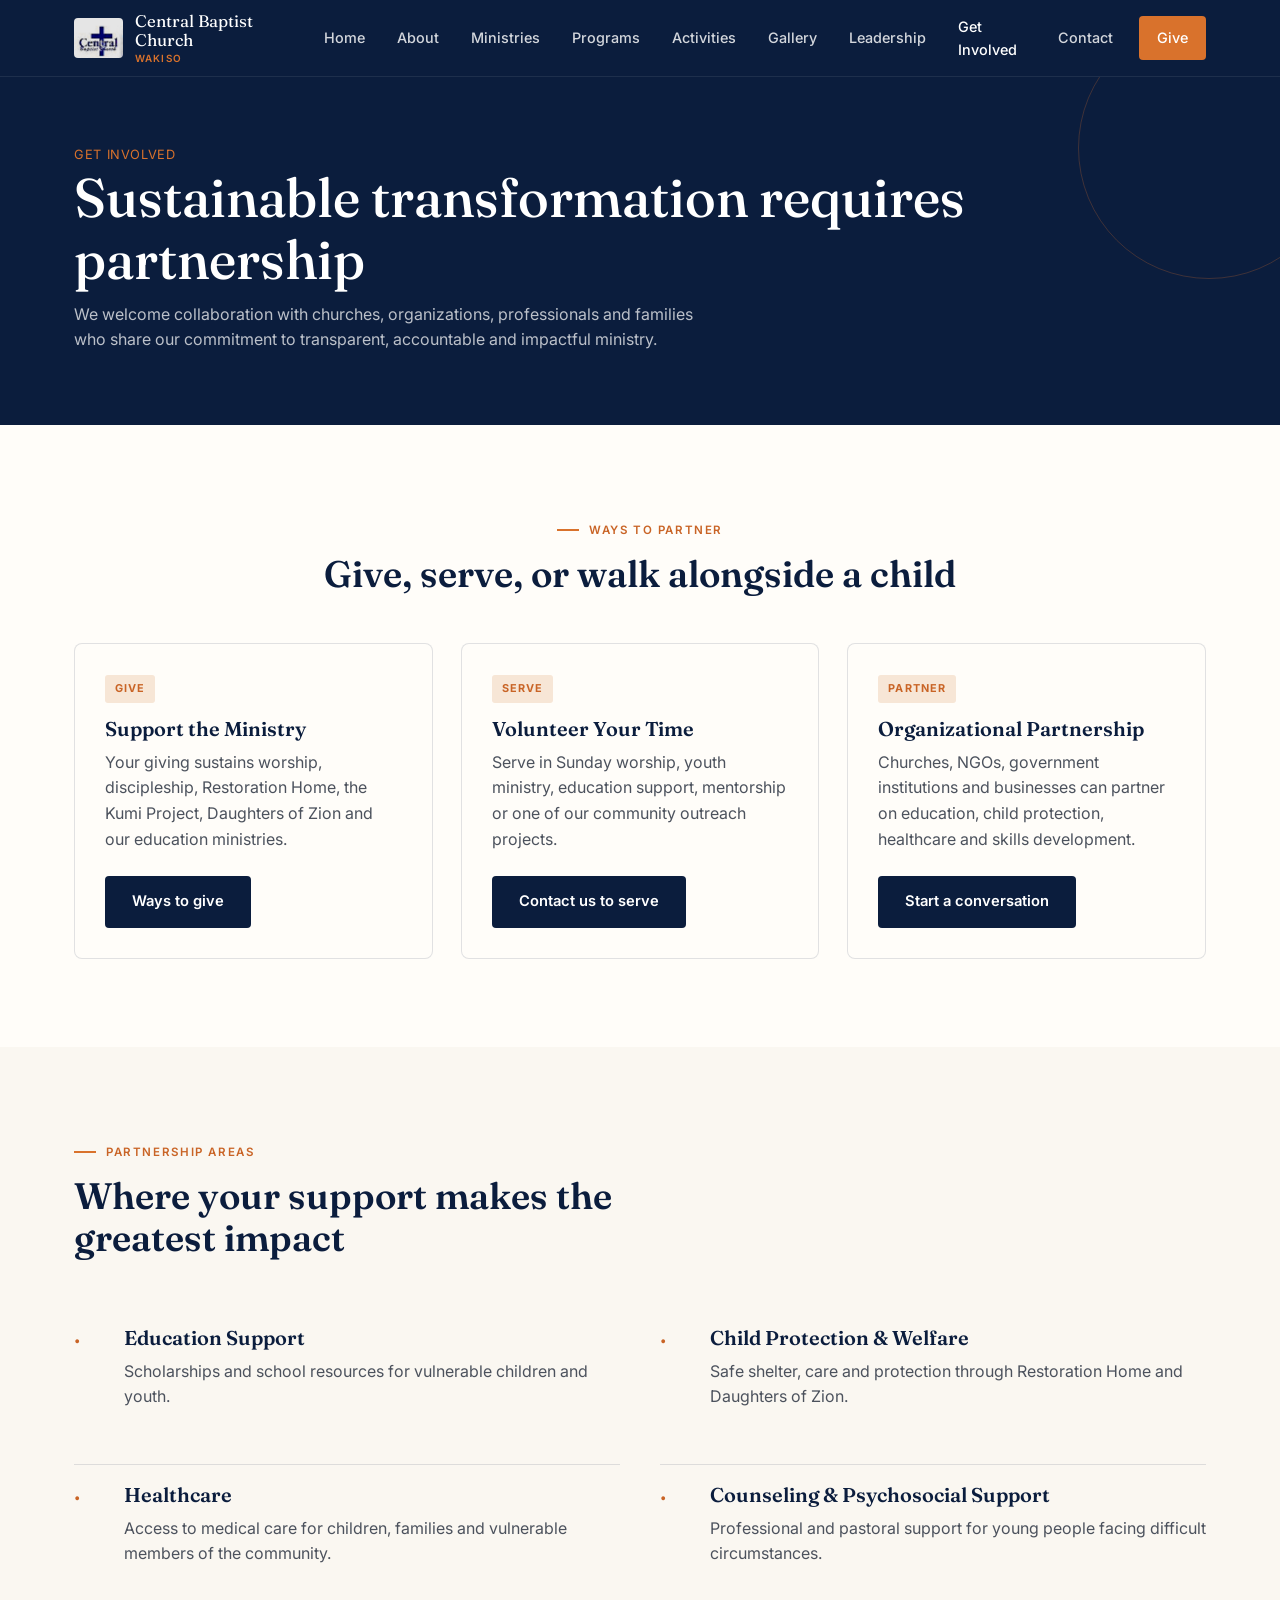
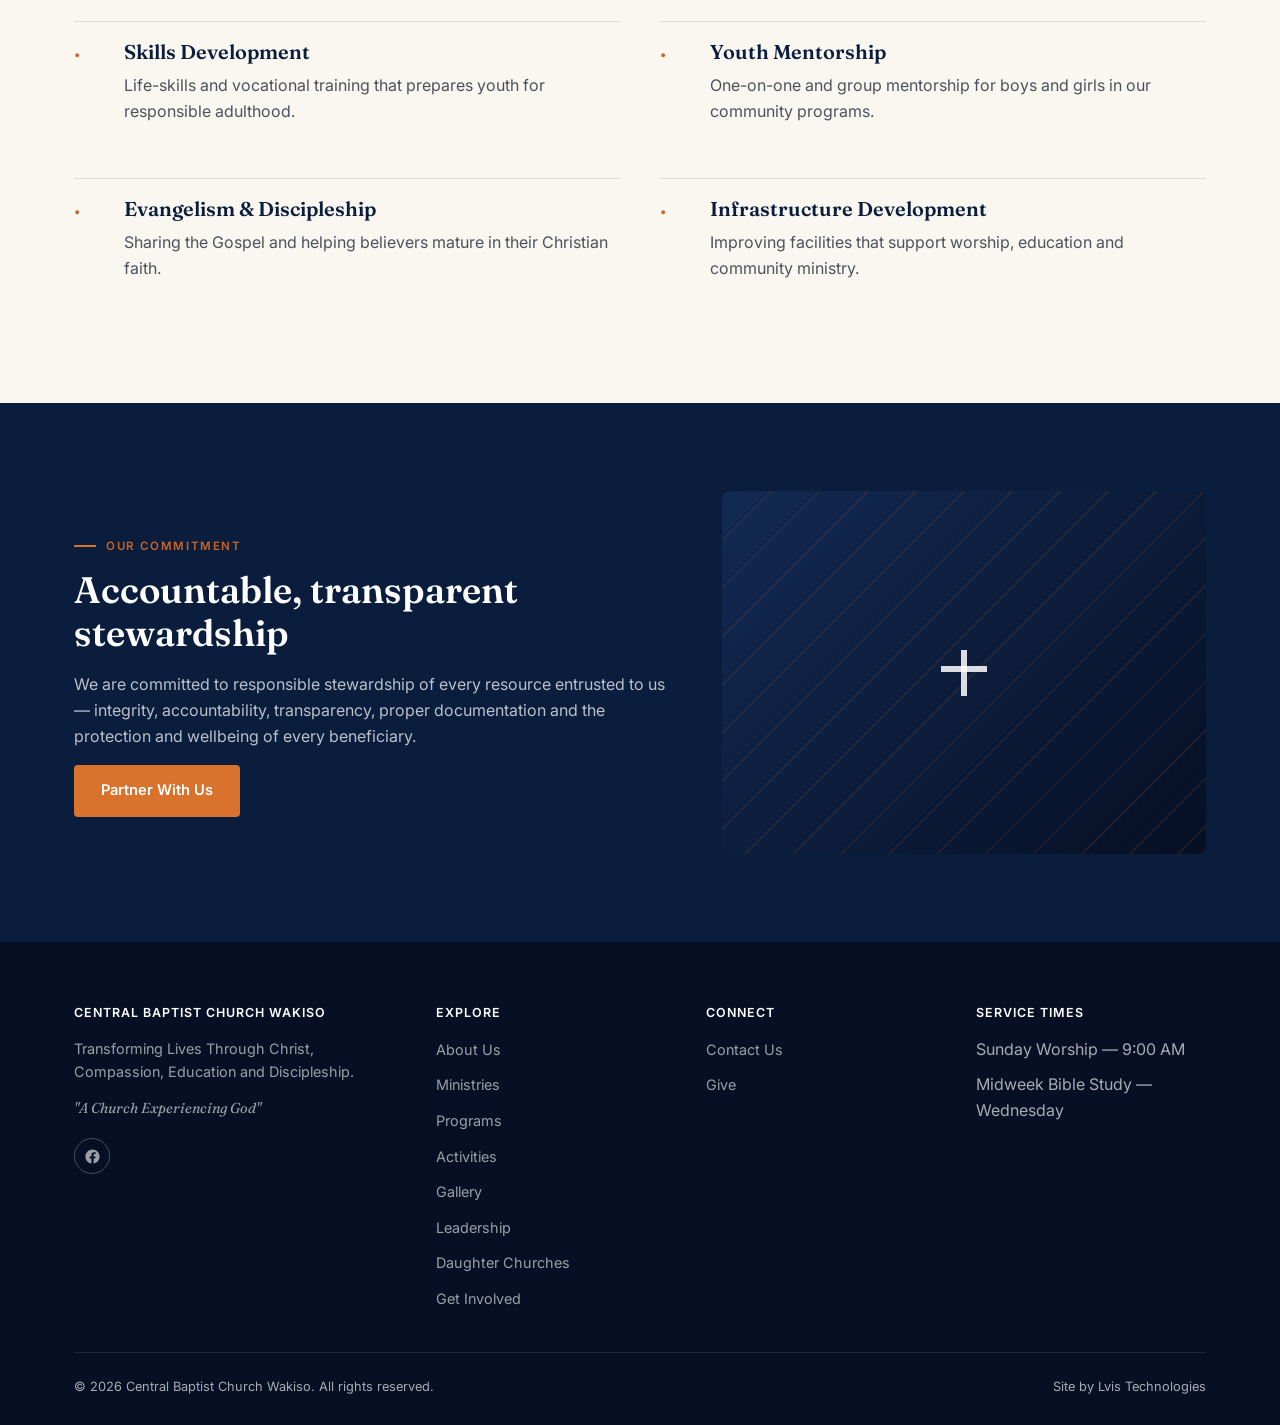
<file: get-involved.html>
<!DOCTYPE html>
<html lang="en">
<head>
<meta charset="UTF-8" />
<meta name="viewport" content="width=device-width, initial-scale=1.0" />
<title>Get Involved — Central Baptist Church Wakiso</title>
<meta name="description" content="Partner with Central Baptist Church Wakiso through giving, volunteering, sponsorship and collaboration." />
<link rel="preconnect" href="https://fonts.googleapis.com">
<link rel="preconnect" href="https://fonts.gstatic.com" crossorigin>
<link href="https://fonts.googleapis.com/css2?family=Fraunces:opsz,wght@9..144,400;9..144,500;9..144,600&family=Inter:wght@400;500;600;700&display=swap" rel="stylesheet">
<link rel="stylesheet" href="css/styles.css" />
<link rel="canonical" href="https://centralbaptistchurchwakiso.org/get-involved.html" />
<meta name="robots" content="index, follow" />
<link rel="icon" href="assets/logo-source.png" type="image/png" />
<meta name="theme-color" content="#0b1d3d" />

<meta property="og:type" content="website" />
<meta property="og:site_name" content="Central Baptist Church Wakiso" />
<meta property="og:title" content="Get Involved — Central Baptist Church Wakiso" />
<meta property="og:description" content="Partner with Central Baptist Church Wakiso through giving, volunteering, sponsorship and collaboration." />
<meta property="og:url" content="https://centralbaptistchurchwakiso.org/get-involved.html" />
<meta property="og:image" content="https://centralbaptistchurchwakiso.org/assets/logo-source.png" />
<meta property="og:locale" content="en_UG" />

<meta name="twitter:card" content="summary_large_image" />
<meta name="twitter:title" content="Get Involved — Central Baptist Church Wakiso" />
<meta name="twitter:description" content="Partner with Central Baptist Church Wakiso through giving, volunteering, sponsorship and collaboration." />
<meta name="twitter:image" content="https://centralbaptistchurchwakiso.org/assets/logo-source.png" />
</head>
<body>
<a class="skip-link" href="#main">Skip to content</a>

<header class="site-header">
  <div class="container">
    <a class="brand" href="index.html">
      <img src="assets/logo-source.png" alt="Central Baptist Church Wakiso crest" />
      <span class="brand-text">Central Baptist Church<br><small>Wakiso</small></span>
    </a>
    <button class="nav-toggle" aria-label="Toggle navigation">
      <svg viewBox="0 0 24 24" fill="none" stroke="currentColor" stroke-width="2"><path d="M3 6h18M3 12h18M3 18h18"/></svg>
    </button>
    <nav class="main-nav">
      <a href="index.html">Home</a>
      <a href="about.html">About</a>
      <a href="ministries.html">Ministries</a>
      <a href="programs.html">Programs</a>
      <a href="activities.html">Activities</a>
      <a href="gallery.html">Gallery</a>
      <a href="about.html#leadership">Leadership</a>
      <a href="get-involved.html" class="active">Get Involved</a>
      <a href="contact.html">Contact</a>
      <a href="contact.html#give" class="nav-cta">Give</a>
    </nav>
  </div>
</header>

<main id="main">

  <section class="page-hero">
    <div class="container">
      <span class="breadcrumb">Get Involved</span>
      <h1>Sustainable transformation requires partnership</h1>
      <p>We welcome collaboration with churches, organizations, professionals and families who share our commitment to transparent, accountable and impactful ministry.</p>
    </div>
  </section>

  <section class="section-white">
    <div class="container">
      <div class="section-head center">
        <span class="eyebrow">Ways to Partner</span>
        <h2>Give, serve, or walk alongside a child</h2>
      </div>
      <div class="card-grid">
        <div class="card">
          <span class="tag">Give</span>
          <h3>Support the Ministry</h3>
          <p>Your giving sustains worship, discipleship, Restoration Home, the Kumi Project, Daughters of Zion and our education ministries.</p>
          <a href="contact.html#give" class="btn btn-navy" style="margin-top:8px;">Ways to give</a>
        </div>
        <div class="card">
          <span class="tag">Serve</span>
          <h3>Volunteer Your Time</h3>
          <p>Serve in Sunday worship, youth ministry, education support, mentorship or one of our community outreach projects.</p>
          <a href="contact.html" class="btn btn-navy" style="margin-top:8px;">Contact us to serve</a>
        </div>
        <div class="card">
          <span class="tag">Partner</span>
          <h3>Organizational Partnership</h3>
          <p>Churches, NGOs, government institutions and businesses can partner on education, child protection, healthcare and skills development.</p>
          <a href="contact.html" class="btn btn-navy" style="margin-top:8px;">Start a conversation</a>
        </div>
      </div>
    </div>
  </section>

  <section class="section-cream">
    <div class="container">
      <div class="section-head">
        <span class="eyebrow">Partnership Areas</span>
        <h2>Where your support makes the greatest impact</h2>
      </div>
      <div class="values-grid">
        <div class="value-item"><span class="idx">•</span><div><h3>Education Support</h3><p>Scholarships and school resources for vulnerable children and youth.</p></div></div>
        <div class="value-item"><span class="idx">•</span><div><h3>Child Protection &amp; Welfare</h3><p>Safe shelter, care and protection through Restoration Home and Daughters of Zion.</p></div></div>
        <div class="value-item"><span class="idx">•</span><div><h3>Healthcare</h3><p>Access to medical care for children, families and vulnerable members of the community.</p></div></div>
        <div class="value-item"><span class="idx">•</span><div><h3>Counseling &amp; Psychosocial Support</h3><p>Professional and pastoral support for young people facing difficult circumstances.</p></div></div>
        <div class="value-item"><span class="idx">•</span><div><h3>Skills Development</h3><p>Life-skills and vocational training that prepares youth for responsible adulthood.</p></div></div>
        <div class="value-item"><span class="idx">•</span><div><h3>Youth Mentorship</h3><p>One-on-one and group mentorship for boys and girls in our community programs.</p></div></div>
        <div class="value-item"><span class="idx">•</span><div><h3>Evangelism &amp; Discipleship</h3><p>Sharing the Gospel and helping believers mature in their Christian faith.</p></div></div>
        <div class="value-item"><span class="idx">•</span><div><h3>Infrastructure Development</h3><p>Improving facilities that support worship, education and community ministry.</p></div></div>
      </div>
    </div>
  </section>

  <section class="section-navy">
    <div class="container split">
      <div>
        <span class="eyebrow">Our Commitment</span>
        <h2>Accountable, transparent stewardship</h2>
        <p>We are committed to responsible stewardship of every resource entrusted to us — integrity, accountability, transparency, proper documentation and the protection and wellbeing of every beneficiary.</p>
        <a href="contact.html" class="btn btn-primary">Partner With Us</a>
      </div>
      <div class="media-frame"><div class="cross"></div></div>
    </div>
  </section>

</main>

<footer class="site-footer">
  <div class="container">
    <div class="footer-grid">
      <div>
        <h4>Central Baptist Church Wakiso</h4>
        <p>Transforming Lives Through Christ, Compassion, Education and Discipleship.</p>
        <p class="footer-tagline"><em>"A Church Experiencing God"</em></p>
        <div class="social-row">
          <a href="https://www.facebook.com/share/1DSsdQ2JVw/" target="_blank" rel="noopener" aria-label="Central Baptist Church Wakiso on Facebook">
            <svg viewBox="0 0 24 24" fill="currentColor"><path d="M22 12.06C22 6.53 17.52 2 12 2S2 6.53 2 12.06c0 5 3.66 9.13 8.44 9.94v-7.03H7.9v-2.91h2.54V9.85c0-2.51 1.49-3.89 3.77-3.89 1.09 0 2.24.2 2.24.2v2.46h-1.26c-1.24 0-1.63.77-1.63 1.56v1.88h2.78l-.44 2.91h-2.34V22c4.78-.81 8.44-4.94 8.44-9.94Z"/></svg>
          </a>
        </div>
      </div>
      <div>
        <h4>Explore</h4>
        <ul>
          <li><a href="about.html">About Us</a></li>
          <li><a href="ministries.html">Ministries</a></li>
          <li><a href="programs.html">Programs</a></li>
          <li><a href="activities.html">Activities</a></li>
          <li><a href="gallery.html">Gallery</a></li>
          <li><a href="about.html#leadership">Leadership</a></li>
          <li><a href="daughter-churches.html">Daughter Churches</a></li>
          <li><a href="get-involved.html">Get Involved</a></li>
        </ul>
      </div>
      <div>
        <h4>Connect</h4>
        <ul>
          <li><a href="contact.html">Contact Us</a></li>
          <li><a href="contact.html#give">Give</a></li>
        </ul>
      </div>
      <div>
        <h4>Service Times</h4>
        <ul>
          <li>Sunday Worship — 9:00 AM</li>
          <li>Midweek Bible Study — Wednesday</li>
        </ul>
      </div>
    </div>
    <div class="footer-bottom">
      <span>© <span id="year"></span> Central Baptist Church Wakiso. All rights reserved.</span>
      <span>Site by Lvis Technologies</span>
    </div>
  </div>
</footer>

<script>document.getElementById("year").textContent = new Date().getFullYear();</script>
<script src="js/main.js"></script>
</body>
</html>
</file>
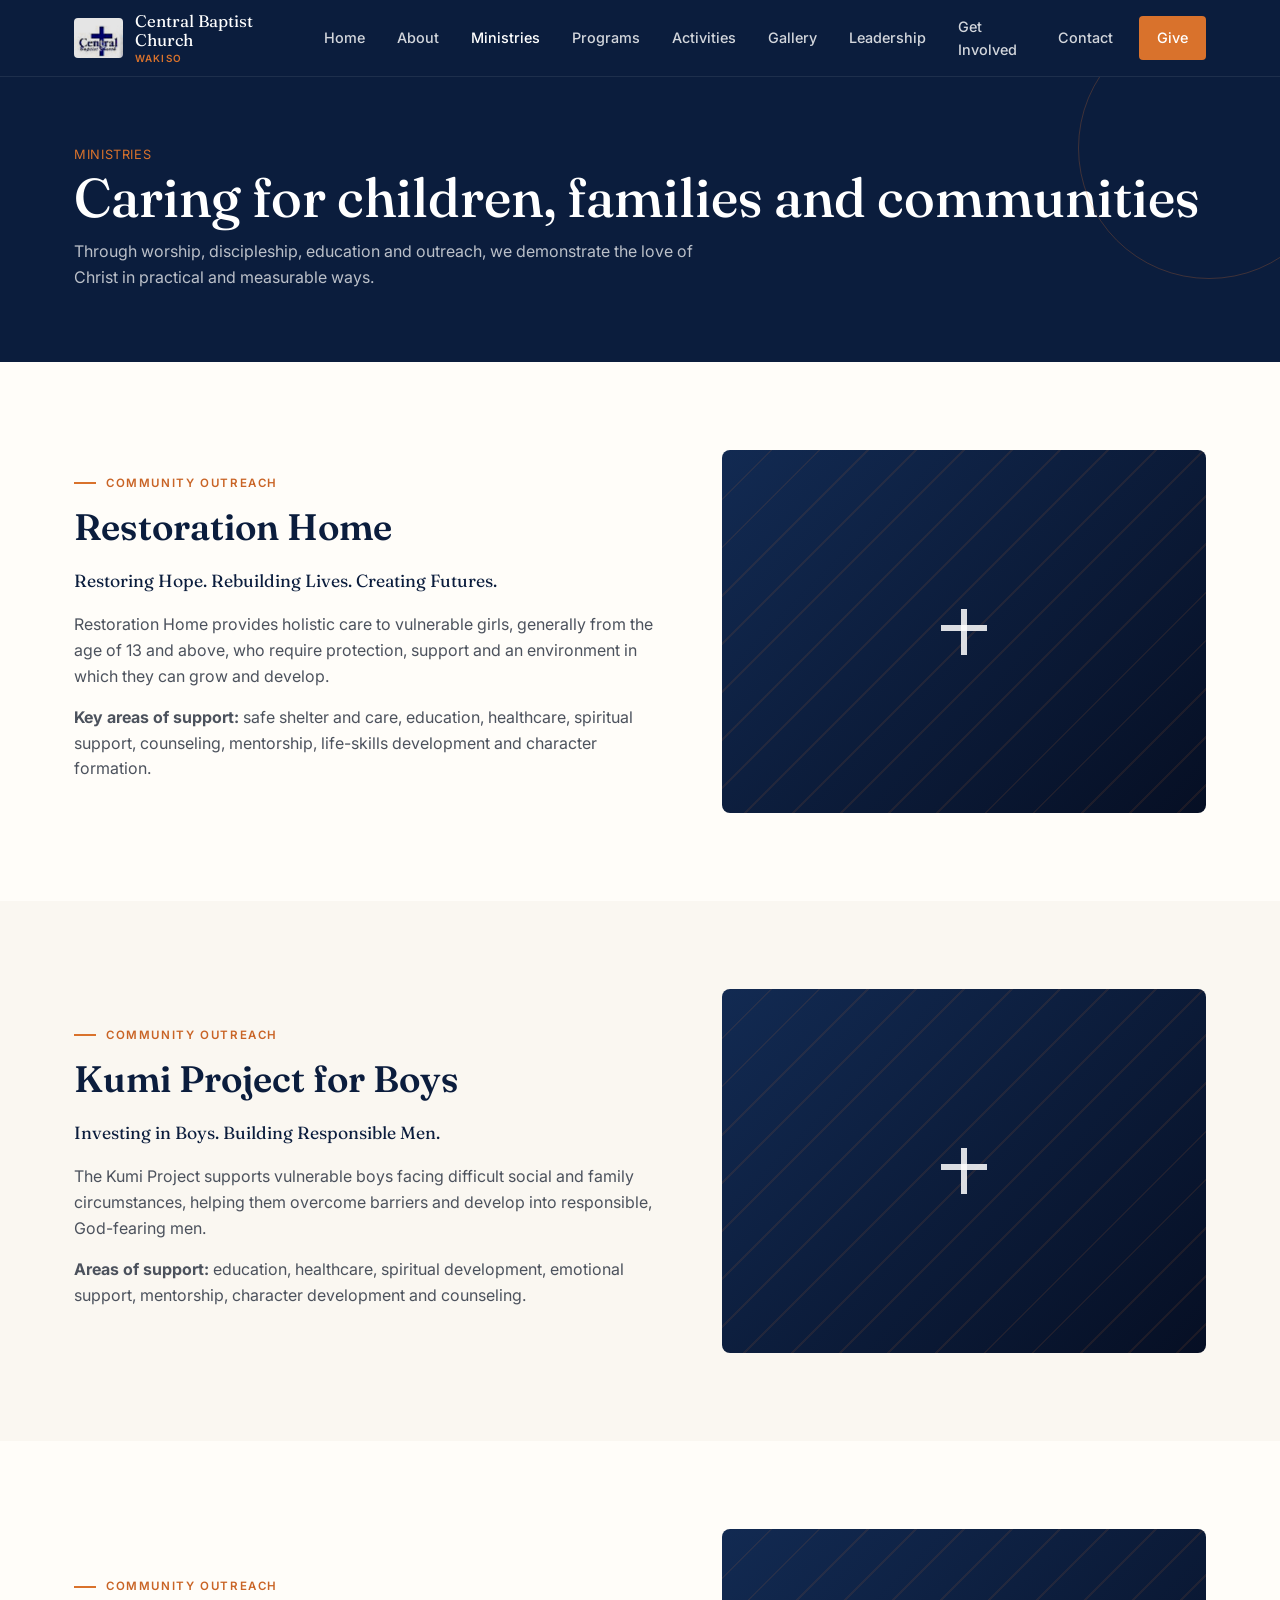
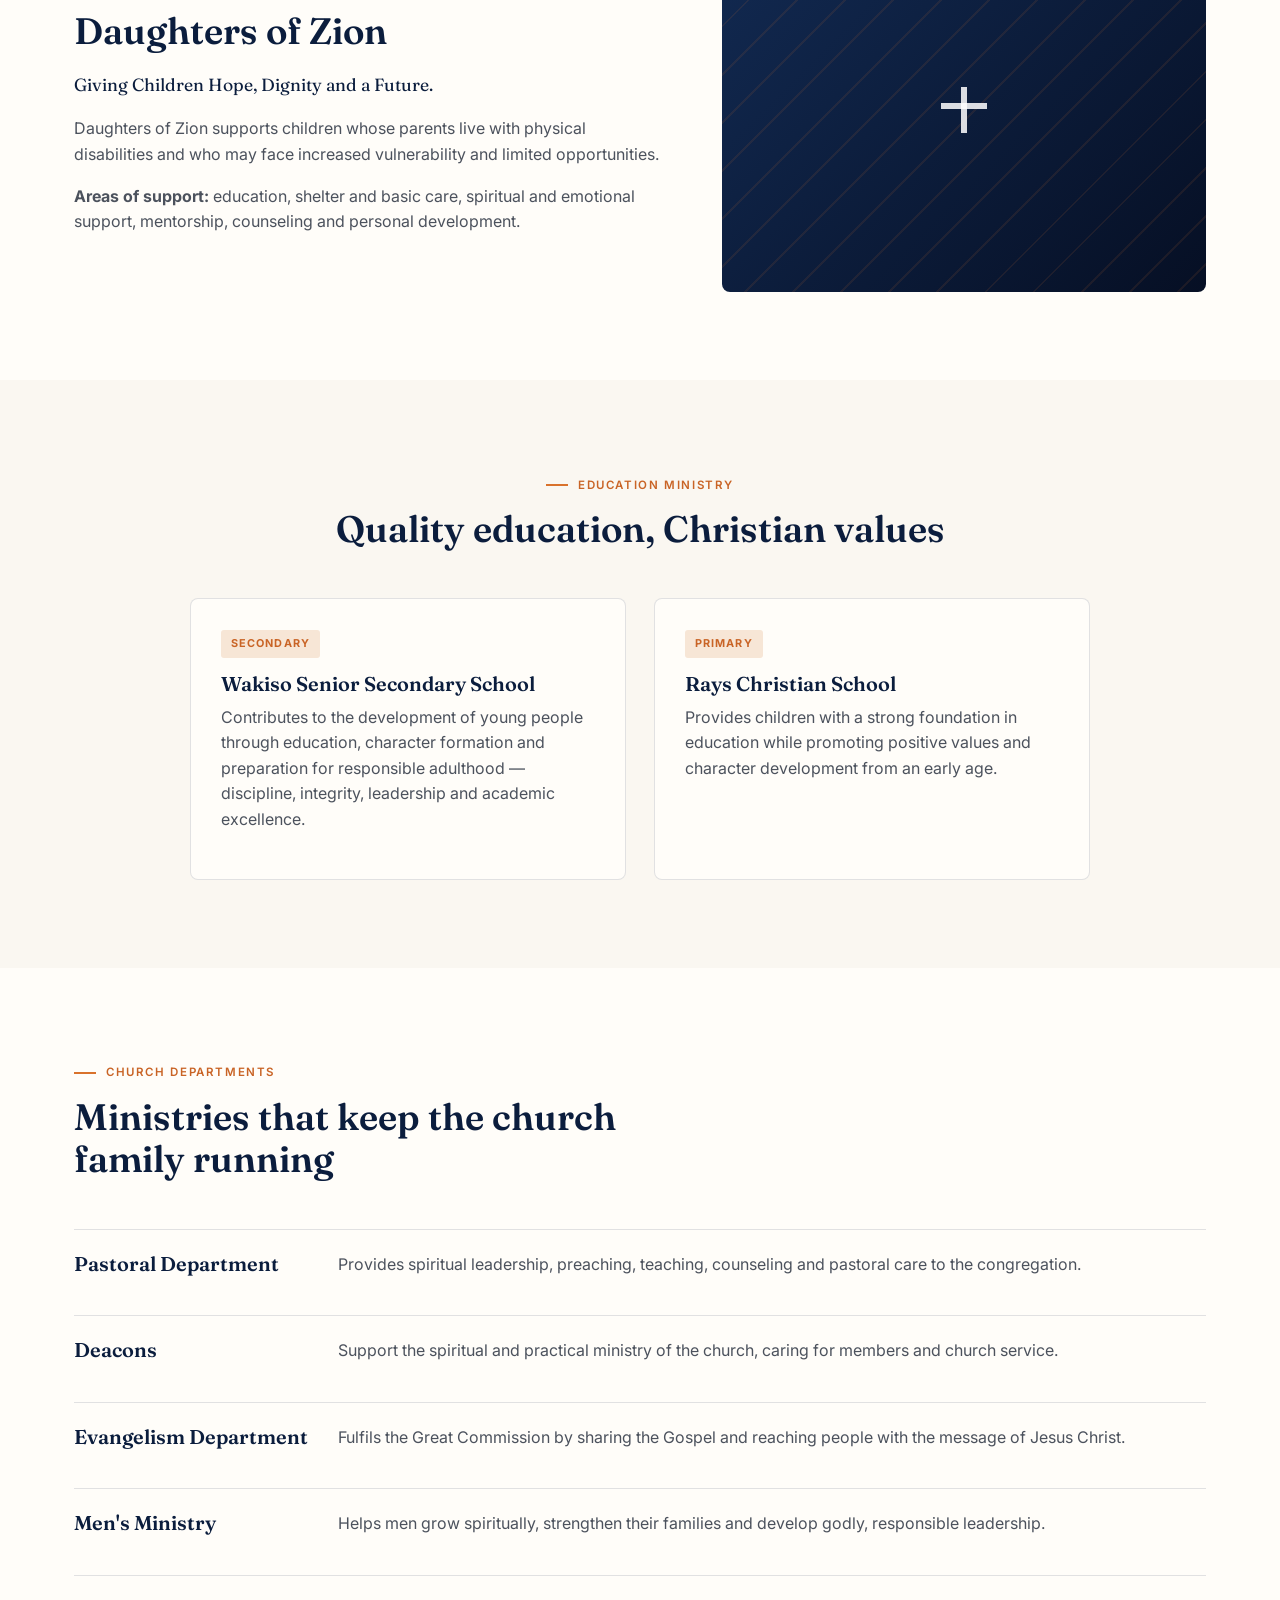
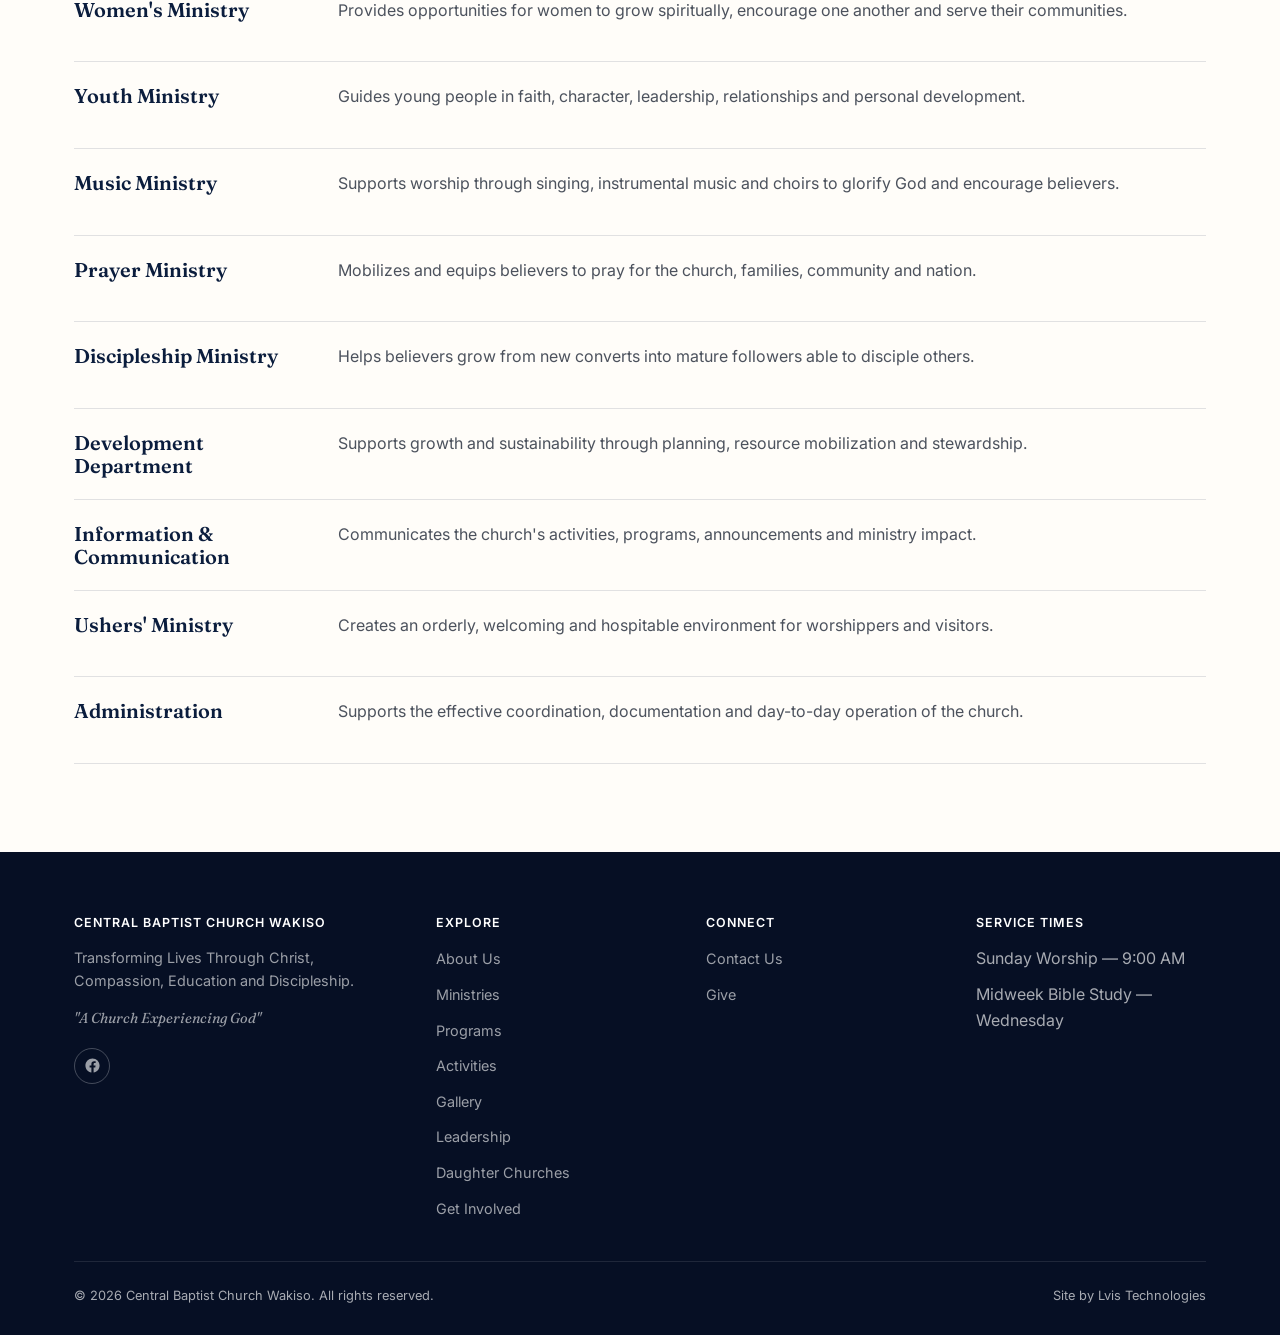
<file: ministries.html>
<!DOCTYPE html>
<html lang="en">
<head>
<meta charset="UTF-8" />
<meta name="viewport" content="width=device-width, initial-scale=1.0" />
<title>Ministries — Central Baptist Church Wakiso</title>
<meta name="description" content="Restoration Home, Kumi Project for Boys, Daughters of Zion, education ministries and church departments at Central Baptist Church Wakiso." />
<link rel="preconnect" href="https://fonts.googleapis.com">
<link rel="preconnect" href="https://fonts.gstatic.com" crossorigin>
<link href="https://fonts.googleapis.com/css2?family=Fraunces:opsz,wght@9..144,400;9..144,500;9..144,600&family=Inter:wght@400;500;600;700&display=swap" rel="stylesheet">
<link rel="stylesheet" href="css/styles.css" />
<link rel="canonical" href="https://centralbaptistchurchwakiso.org/ministries.html" />
<meta name="robots" content="index, follow" />
<link rel="icon" href="assets/logo-source.png" type="image/png" />
<meta name="theme-color" content="#0b1d3d" />

<meta property="og:type" content="website" />
<meta property="og:site_name" content="Central Baptist Church Wakiso" />
<meta property="og:title" content="Ministries — Central Baptist Church Wakiso" />
<meta property="og:description" content="Restoration Home, Kumi Project for Boys, Daughters of Zion, education ministries and church departments at Central Baptist Church Wakiso." />
<meta property="og:url" content="https://centralbaptistchurchwakiso.org/ministries.html" />
<meta property="og:image" content="https://centralbaptistchurchwakiso.org/assets/logo-source.png" />
<meta property="og:locale" content="en_UG" />

<meta name="twitter:card" content="summary_large_image" />
<meta name="twitter:title" content="Ministries — Central Baptist Church Wakiso" />
<meta name="twitter:description" content="Restoration Home, Kumi Project for Boys, Daughters of Zion, education ministries and church departments at Central Baptist Church Wakiso." />
<meta name="twitter:image" content="https://centralbaptistchurchwakiso.org/assets/logo-source.png" />
</head>
<body>
<a class="skip-link" href="#main">Skip to content</a>

<header class="site-header">
  <div class="container">
    <a class="brand" href="index.html">
      <img src="assets/logo-source.png" alt="Central Baptist Church Wakiso crest" />
      <span class="brand-text">Central Baptist Church<br><small>Wakiso</small></span>
    </a>
    <button class="nav-toggle" aria-label="Toggle navigation">
      <svg viewBox="0 0 24 24" fill="none" stroke="currentColor" stroke-width="2"><path d="M3 6h18M3 12h18M3 18h18"/></svg>
    </button>
    <nav class="main-nav">
      <a href="index.html">Home</a>
      <a href="about.html">About</a>
      <a href="ministries.html" class="active">Ministries</a>
      <a href="programs.html">Programs</a>
      <a href="activities.html">Activities</a>
      <a href="gallery.html">Gallery</a>
      <a href="about.html#leadership">Leadership</a>
      <a href="get-involved.html">Get Involved</a>
      <a href="contact.html">Contact</a>
      <a href="contact.html#give" class="nav-cta">Give</a>
    </nav>
  </div>
</header>

<main id="main">

  <section class="page-hero">
    <div class="container">
      <span class="breadcrumb">Ministries</span>
      <h1>Caring for children, families and communities</h1>
      <p>Through worship, discipleship, education and outreach, we demonstrate the love of Christ in practical and measurable ways.</p>
    </div>
  </section>

  <section id="restoration-home" class="section-white">
    <div class="container split">
      <div>
        <span class="eyebrow">Community Outreach</span>
        <h2>Restoration Home</h2>
        <p style="font-family:var(--font-display); color:var(--navy-900); font-size:1.1rem;">Restoring Hope. Rebuilding Lives. Creating Futures.</p>
        <p>Restoration Home provides holistic care to vulnerable girls, generally from the age of 13 and above, who require protection, support and an environment in which they can grow and develop.</p>
        <p><strong>Key areas of support:</strong> safe shelter and care, education, healthcare, spiritual support, counseling, mentorship, life-skills development and character formation.</p>
      </div>
      <div class="media-frame"><div class="cross"></div></div>
    </div>
  </section>

  <section id="kumi-project" class="section-cream">
    <div class="container split">
      <div class="media-frame" style="order:2;"><div class="cross"></div></div>
      <div>
        <span class="eyebrow">Community Outreach</span>
        <h2>Kumi Project for Boys</h2>
        <p style="font-family:var(--font-display); color:var(--navy-900); font-size:1.1rem;">Investing in Boys. Building Responsible Men.</p>
        <p>The Kumi Project supports vulnerable boys facing difficult social and family circumstances, helping them overcome barriers and develop into responsible, God-fearing men.</p>
        <p><strong>Areas of support:</strong> education, healthcare, spiritual development, emotional support, mentorship, character development and counseling.</p>
      </div>
    </div>
  </section>

  <section id="daughters-of-zion" class="section-white">
    <div class="container split">
      <div>
        <span class="eyebrow">Community Outreach</span>
        <h2>Daughters of Zion</h2>
        <p style="font-family:var(--font-display); color:var(--navy-900); font-size:1.1rem;">Giving Children Hope, Dignity and a Future.</p>
        <p>Daughters of Zion supports children whose parents live with physical disabilities and who may face increased vulnerability and limited opportunities.</p>
        <p><strong>Areas of support:</strong> education, shelter and basic care, spiritual and emotional support, mentorship, counseling and personal development.</p>
      </div>
      <div class="media-frame"><div class="cross"></div></div>
    </div>
  </section>

  <section id="education" class="section-cream">
    <div class="container">
      <div class="section-head center">
        <span class="eyebrow">Education Ministry</span>
        <h2>Quality education, Christian values</h2>
      </div>
      <div class="card-grid card-grid-2">
        <div class="card">
          <span class="tag">Secondary</span>
          <h3>Wakiso Senior Secondary School</h3>
          <p>Contributes to the development of young people through education, character formation and preparation for responsible adulthood — discipline, integrity, leadership and academic excellence.</p>
        </div>
        <div class="card">
          <span class="tag">Primary</span>
          <h3>Rays Christian School</h3>
          <p>Provides children with a strong foundation in education while promoting positive values and character development from an early age.</p>
        </div>
      </div>
    </div>
  </section>

  <section class="section-white">
    <div class="container">
      <div class="section-head">
        <span class="eyebrow">Church Departments</span>
        <h2>Ministries that keep the church family running</h2>
      </div>
      <div class="dept-list">
        <div class="dept-row"><h3>Pastoral Department</h3><p>Provides spiritual leadership, preaching, teaching, counseling and pastoral care to the congregation.</p></div>
        <div class="dept-row"><h3>Deacons</h3><p>Support the spiritual and practical ministry of the church, caring for members and church service.</p></div>
        <div class="dept-row"><h3>Evangelism Department</h3><p>Fulfils the Great Commission by sharing the Gospel and reaching people with the message of Jesus Christ.</p></div>
        <div class="dept-row"><h3>Men's Ministry</h3><p>Helps men grow spiritually, strengthen their families and develop godly, responsible leadership.</p></div>
        <div class="dept-row"><h3>Women's Ministry</h3><p>Provides opportunities for women to grow spiritually, encourage one another and serve their communities.</p></div>
        <div class="dept-row"><h3>Youth Ministry</h3><p>Guides young people in faith, character, leadership, relationships and personal development.</p></div>
        <div class="dept-row"><h3>Music Ministry</h3><p>Supports worship through singing, instrumental music and choirs to glorify God and encourage believers.</p></div>
        <div class="dept-row"><h3>Prayer Ministry</h3><p>Mobilizes and equips believers to pray for the church, families, community and nation.</p></div>
        <div class="dept-row"><h3>Discipleship Ministry</h3><p>Helps believers grow from new converts into mature followers able to disciple others.</p></div>
        <div class="dept-row"><h3>Development Department</h3><p>Supports growth and sustainability through planning, resource mobilization and stewardship.</p></div>
        <div class="dept-row"><h3>Information &amp; Communication</h3><p>Communicates the church's activities, programs, announcements and ministry impact.</p></div>
        <div class="dept-row"><h3>Ushers' Ministry</h3><p>Creates an orderly, welcoming and hospitable environment for worshippers and visitors.</p></div>
        <div class="dept-row"><h3>Administration</h3><p>Supports the effective coordination, documentation and day-to-day operation of the church.</p></div>
      </div>
    </div>
  </section>

</main>

<footer class="site-footer">
  <div class="container">
    <div class="footer-grid">
      <div>
        <h4>Central Baptist Church Wakiso</h4>
        <p>Transforming Lives Through Christ, Compassion, Education and Discipleship.</p>
        <p class="footer-tagline"><em>"A Church Experiencing God"</em></p>
        <div class="social-row">
          <a href="https://www.facebook.com/share/1DSsdQ2JVw/" target="_blank" rel="noopener" aria-label="Central Baptist Church Wakiso on Facebook">
            <svg viewBox="0 0 24 24" fill="currentColor"><path d="M22 12.06C22 6.53 17.52 2 12 2S2 6.53 2 12.06c0 5 3.66 9.13 8.44 9.94v-7.03H7.9v-2.91h2.54V9.85c0-2.51 1.49-3.89 3.77-3.89 1.09 0 2.24.2 2.24.2v2.46h-1.26c-1.24 0-1.63.77-1.63 1.56v1.88h2.78l-.44 2.91h-2.34V22c4.78-.81 8.44-4.94 8.44-9.94Z"/></svg>
          </a>
        </div>
      </div>
      <div>
        <h4>Explore</h4>
        <ul>
          <li><a href="about.html">About Us</a></li>
          <li><a href="ministries.html">Ministries</a></li>
          <li><a href="programs.html">Programs</a></li>
          <li><a href="activities.html">Activities</a></li>
          <li><a href="gallery.html">Gallery</a></li>
          <li><a href="about.html#leadership">Leadership</a></li>
          <li><a href="daughter-churches.html">Daughter Churches</a></li>
          <li><a href="get-involved.html">Get Involved</a></li>
        </ul>
      </div>
      <div>
        <h4>Connect</h4>
        <ul>
          <li><a href="contact.html">Contact Us</a></li>
          <li><a href="contact.html#give">Give</a></li>
        </ul>
      </div>
      <div>
        <h4>Service Times</h4>
        <ul>
          <li>Sunday Worship — 9:00 AM</li>
          <li>Midweek Bible Study — Wednesday</li>
        </ul>
      </div>
    </div>
    <div class="footer-bottom">
      <span>© <span id="year"></span> Central Baptist Church Wakiso. All rights reserved.</span>
      <span>Site by Lvis Technologies</span>
    </div>
  </div>
</footer>

<script>document.getElementById("year").textContent = new Date().getFullYear();</script>
<script src="js/main.js"></script>
</body>
</html>
</file>
<file: css/styles.css>
/* =========================================================
   Central Baptist Church Wakiso — Design Tokens & Base
   ========================================================= */

:root {
  /* Palette — drawn from the church crest (deep navy + gold cross)
     with a warm terracotta-orange accent for calls to action. */
  --navy-950: #060f24;
  --navy-900: #0b1d3d;
  --navy-800: #122a52;
  --navy-700: #1c3a6e;
  --navy-100: #e7ecf5;

  --orange-700: #a8501c;
  --orange-600: #c96426;
  --orange-500: #d9722c;
  --orange-100: #f7e6d6;

  --cream-100: #faf7f1;
  --cream-050: #fffdf9;

  --ink-900: #191c22;
  --ink-600: #4c525d;
  --ink-400: #8a919c;

  --line: rgba(11, 29, 61, 0.12);

  --font-display: "Fraunces", "Iowan Old Style", Georgia, serif;
  --font-body: "Inter", -apple-system, "Segoe UI", sans-serif;

  --radius-sm: 4px;
  --radius-md: 8px;
  --container: 1180px;
}

* { box-sizing: border-box; }
html { scroll-behavior: smooth; }

body {
  margin: 0;
  font-family: var(--font-body);
  color: var(--ink-900);
  background: var(--cream-100);
  line-height: 1.6;
  -webkit-font-smoothing: antialiased;
}

img { max-width: 100%; display: block; }
a { color: inherit; text-decoration: none; }

.container {
  max-width: var(--container);
  margin: 0 auto;
  padding: 0 24px;
}

h1, h2, h3, h4 {
  font-family: var(--font-display);
  color: var(--navy-900);
  font-weight: 600;
  line-height: 1.15;
  margin: 0 0 0.5em;
}

h1 { font-size: clamp(2.2rem, 4.4vw, 3.4rem); font-weight: 500; }
h2 { font-size: clamp(1.6rem, 3vw, 2.3rem); }
h3 { font-size: 1.25rem; }

p { margin: 0 0 1em; color: var(--ink-600); }

.eyebrow {
  display: inline-flex;
  align-items: center;
  gap: 10px;
  font-family: var(--font-body);
  font-size: 0.72rem;
  font-weight: 600;
  letter-spacing: 0.14em;
  text-transform: uppercase;
  color: var(--orange-600);
  margin-bottom: 14px;
}
.eyebrow::before {
  content: "";
  width: 22px;
  height: 2px;
  background: var(--orange-500);
  display: inline-block;
}

.btn {
  display: inline-flex;
  align-items: center;
  justify-content: center;
  gap: 8px;
  padding: 13px 26px;
  border-radius: var(--radius-sm);
  font-family: var(--font-body);
  font-weight: 600;
  font-size: 0.92rem;
  border: 1px solid transparent;
  cursor: pointer;
  transition: transform 0.15s ease, background 0.15s ease, border-color 0.15s ease, color 0.15s ease;
}
.btn:focus-visible { outline: 2px solid var(--orange-500); outline-offset: 3px; }
.btn-primary { background: var(--orange-500); color: #fff; }
.btn-primary:hover { background: var(--orange-600); transform: translateY(-1px); }
.btn-outline { background: transparent; border-color: rgba(255,255,255,0.55); color: #fff; }
.btn-outline:hover { border-color: #fff; background: rgba(255,255,255,0.08); }
.btn-navy { background: var(--navy-900); color: #fff; }
.btn-navy:hover { background: var(--navy-800); transform: translateY(-1px); }

/* ---------- Header ---------- */
.site-header {
  position: sticky;
  top: 0;
  z-index: 100;
  background: var(--navy-900);
  border-bottom: 1px solid rgba(255,255,255,0.08);
}
.site-header .container {
  display: flex;
  align-items: center;
  justify-content: space-between;
  height: 76px;
}
.brand {
  display: flex;
  align-items: center;
  gap: 12px;
  color: #fff;
}
.brand img { height: 40px; width: auto; border-radius: 4px; }
.brand-text {
  font-family: var(--font-display);
  font-size: 1.05rem;
  line-height: 1.15;
}
.brand-text small {
  display: block;
  font-family: var(--font-body);
  font-size: 0.62rem;
  letter-spacing: 0.12em;
  text-transform: uppercase;
  color: var(--orange-500);
  font-weight: 600;
  margin-top: 2px;
}

.main-nav { display: flex; align-items: center; gap: 4px; }
.main-nav a {
  color: rgba(255,255,255,0.82);
  font-size: 0.9rem;
  font-weight: 500;
  padding: 10px 14px;
  border-radius: var(--radius-sm);
  transition: color 0.15s ease, background 0.15s ease;
}
.main-nav a:hover { color: #fff; background: rgba(255,255,255,0.08); }
.main-nav a.active { color: #fff; }
.main-nav .nav-cta {
  margin-left: 8px;
  background: var(--orange-500);
  color: #fff;
  padding: 10px 18px;
}
.main-nav .nav-cta:hover { background: var(--orange-600); }

.nav-toggle {
  display: none;
  background: none;
  border: none;
  color: #fff;
  cursor: pointer;
  padding: 8px;
}
.nav-toggle svg { width: 24px; height: 24px; }

@media (max-width: 880px) {
  .nav-toggle { display: block; }
  .main-nav {
    position: absolute;
    top: 76px;
    left: 0;
    right: 0;
    background: var(--navy-900);
    flex-direction: column;
    align-items: stretch;
    padding: 8px 16px 20px;
    border-bottom: 1px solid rgba(255,255,255,0.08);
    display: none;
    max-height: calc(100vh - 76px);
    overflow-y: auto;
  }
  .main-nav.open { display: flex; }
  .main-nav a { padding: 12px 8px; }
  .main-nav .nav-cta { margin: 8px 0 0; text-align: center; }
}

/* ---------- Hero / Carousel ---------- */
.hero {
  position: relative;
  min-height: 78vh;
  display: flex;
  align-items: flex-end;
  overflow: hidden;
  background: var(--navy-950);
}
.hero-slides {
  position: absolute;
  inset: 0;
}
.hero-slide {
  position: absolute;
  inset: 0;
  background-size: cover;
  background-position: center;
  opacity: 0;
  transition: opacity 1.4s ease;
}
.hero-slide.is-active { opacity: 1; }
.hero-slide::after {
  content: "";
  position: absolute;
  inset: 0;
  background: linear-gradient(180deg, rgba(6,15,36,0.35) 0%, rgba(6,15,36,0.55) 55%, rgba(6,15,36,0.92) 100%);
}
.hero-content {
  position: relative;
  z-index: 2;
  color: #fff;
  padding: 64px 24px 72px;
  max-width: var(--container);
  margin: 0 auto;
  width: 100%;
}
.hero-content .eyebrow { color: var(--orange-500); }
.hero-content h1 { color: #fff; max-width: 780px; }
.hero-content p.lede { color: rgba(255,255,255,0.82); max-width: 560px; font-size: 1.05rem; }
.hero-actions { display: flex; gap: 14px; margin-top: 28px; flex-wrap: wrap; }

.hero-dots {
  position: absolute;
  right: 24px;
  bottom: 28px;
  z-index: 3;
  display: flex;
  gap: 8px;
}
.hero-dots button {
  width: 8px;
  height: 8px;
  border-radius: 50%;
  border: 1px solid rgba(255,255,255,0.6);
  background: transparent;
  padding: 0;
  cursor: pointer;
}
.hero-dots button.is-active { background: var(--orange-500); border-color: var(--orange-500); }

/* ---------- Sections ---------- */
section { padding: 88px 0; }

@media (max-width: 640px) {
  .hero { min-height: 72vh; }
  .hero-content { padding: 40px 20px 48px; }
  .hero-actions { flex-direction: column; align-items: stretch; }
  .hero-actions .btn { width: 100%; }
  .brand-text { font-size: 0.92rem; }
  section { padding: 56px 0; }
}
.section-tight { padding: 56px 0; }
.section-navy { background: var(--navy-900); color: #fff; }
.section-navy h2, .section-navy h3 { color: #fff; }
.section-navy p { color: rgba(255,255,255,0.72); }
.section-cream { background: var(--cream-100); }
.section-white { background: var(--cream-050); }

.section-head { max-width: 640px; margin-bottom: 48px; }
.section-head.center { margin-left: auto; margin-right: auto; text-align: center; }

/* Statement blocks (vision / mission / goal) */
.statement-grid {
  display: grid;
  grid-template-columns: repeat(3, 1fr);
  gap: 1px;
  background: var(--line);
  border: 1px solid var(--line);
  border-radius: var(--radius-md);
  overflow: hidden;
}
.statement-card {
  background: var(--cream-050);
  padding: 40px 34px;
}
.statement-card .num {
  font-family: var(--font-display);
  font-size: 0.85rem;
  color: var(--orange-600);
  letter-spacing: 0.08em;
  text-transform: uppercase;
  margin-bottom: 14px;
  display: block;
}
.statement-card blockquote {
  font-family: var(--font-display);
  font-size: 1.15rem;
  color: var(--navy-900);
  margin: 0 0 14px;
  line-height: 1.4;
}
@media (max-width: 880px) {
  .statement-grid { grid-template-columns: 1fr; }
}

/* Ministry pathway (signature element) */
.pathway {
  display: flex;
  align-items: center;
  overflow-x: auto;
  padding: 24px 4px 12px;
  gap: 0;
}
.pathway-stop {
  flex: 0 0 auto;
  display: flex;
  flex-direction: column;
  align-items: center;
  width: 128px;
  text-align: center;
}
.pathway-stop .dot {
  width: 14px;
  height: 14px;
  border-radius: 50%;
  background: var(--orange-500);
  border: 3px solid rgba(217,114,44,0.25);
  margin-bottom: 12px;
}
.pathway-stop span {
  font-family: var(--font-display);
  font-size: 0.95rem;
  color: #fff;
}
.pathway-line {
  flex: 1 1 40px;
  height: 1px;
  min-width: 24px;
  background: repeating-linear-gradient(90deg, rgba(217,114,44,0.55) 0 6px, transparent 6px 12px);
  margin-top: -30px;
}

/* Cards grid */
.card-grid {
  display: grid;
  grid-template-columns: repeat(3, 1fr);
  gap: 28px;
}
.card {
  background: var(--cream-050);
  border: 1px solid var(--line);
  border-radius: var(--radius-md);
  padding: 30px;
  transition: transform 0.15s ease, box-shadow 0.15s ease;
}
.card:hover { transform: translateY(-3px); box-shadow: 0 12px 28px rgba(11,29,61,0.08); }
.card .tag {
  display: inline-block;
  font-size: 0.68rem;
  font-weight: 700;
  letter-spacing: 0.1em;
  text-transform: uppercase;
  color: var(--orange-600);
  background: var(--orange-100);
  padding: 5px 10px;
  border-radius: 3px;
  margin-bottom: 14px;
}
@media (max-width: 980px) { .card-grid { grid-template-columns: 1fr 1fr; } }
@media (max-width: 640px) { .card-grid { grid-template-columns: 1fr; } }
.card-grid-3 { grid-template-columns: repeat(3, 1fr); }
.card-grid-2 { grid-template-columns: repeat(2, 1fr); max-width: 900px; margin: 0 auto; }
@media (max-width: 980px) { .card-grid-3 { grid-template-columns: 1fr 1fr; } }
@media (max-width: 640px) { .card-grid-3, .card-grid-2 { grid-template-columns: 1fr; } }

/* Two-column feature */
.split {
  display: grid;
  grid-template-columns: 1.1fr 0.9fr;
  gap: 56px;
  align-items: center;
}
@media (max-width: 880px) { .split { grid-template-columns: 1fr; } }
.split img, .split .media-frame {
  border-radius: var(--radius-md);
  width: 100%;
}
.media-frame {
  aspect-ratio: 4/3;
  background: linear-gradient(135deg, var(--navy-800), var(--navy-950));
  display: flex;
  align-items: center;
  justify-content: center;
  position: relative;
  overflow: hidden;
}
.media-frame::before {
  content: "";
  position: absolute;
  inset: 0;
  background: repeating-linear-gradient(135deg, rgba(217,114,44,0.10) 0 2px, transparent 2px 34px);
}
.media-frame .cross {
  width: 46px;
  height: 46px;
  position: relative;
  z-index: 1;
}
.media-frame .cross::before, .media-frame .cross::after {
  content: "";
  position: absolute;
  background: rgba(255,255,255,0.85);
}
.media-frame .cross::before { top: 0; bottom: 0; left: 50%; width: 6px; transform: translateX(-50%); }
.media-frame .cross::after { left: 0; right: 0; top: 34%; height: 6px; }

/* Values list */
.values-grid {
  display: grid;
  grid-template-columns: repeat(2, 1fr);
  gap: 20px 40px;
}
@media (max-width: 760px) { .values-grid { grid-template-columns: 1fr; } }
.value-item { display: flex; gap: 16px; padding: 18px 0; border-top: 1px solid var(--line); }
.value-item:nth-child(1), .value-item:nth-child(2) { border-top: none; }
.value-item .idx { font-family: var(--font-display); color: var(--orange-600); font-size: 1.1rem; min-width: 34px; }

/* Impact / stat strip */
.stat-strip {
  display: grid;
  grid-template-columns: repeat(4, 1fr);
  gap: 32px;
  text-align: left;
}
.stat-strip .stat b {
  display: block;
  font-family: var(--font-display);
  font-size: 2rem;
  color: var(--orange-500);
  font-weight: 500;
}
.stat-strip .stat span { color: rgba(255,255,255,0.7); font-size: 0.9rem; }
@media (max-width: 760px) { .stat-strip { grid-template-columns: 1fr 1fr; } }
@media (max-width: 480px) { .stat-strip { grid-template-columns: 1fr; } }
.stat-strip-4, .stat-strip-3 { margin-top: 0; }
.stat-strip-3 { margin-top: 32px; }

/* Ministry departments list */
.dept-list { border-top: 1px solid var(--line); }
.dept-row {
  display: grid;
  grid-template-columns: 240px 1fr;
  gap: 24px;
  padding: 22px 0;
  border-bottom: 1px solid var(--line);
}
.dept-row h3 { margin: 0; }
@media (max-width: 700px) { .dept-row { grid-template-columns: 1fr; gap: 6px; } }

/* Contact */
.info-list { list-style: none; margin: 0; padding: 0; }
.info-list li {
  display: flex;
  gap: 14px;
  padding: 14px 0;
  border-top: 1px solid var(--line);
}
.info-list li:first-child { border-top: none; }
.info-list .label { color: var(--ink-400); font-size: 0.78rem; text-transform: uppercase; letter-spacing: 0.08em; min-width: 110px; }

form.contact-form { display: grid; gap: 16px; }
.form-row { display: grid; grid-template-columns: 1fr 1fr; gap: 16px; }
@media (max-width: 640px) { .form-row { grid-template-columns: 1fr; } }
.field label { display: block; font-size: 0.8rem; font-weight: 600; color: var(--navy-900); margin-bottom: 6px; }
.field input, .field textarea {
  width: 100%;
  border: 1px solid var(--line);
  border-radius: var(--radius-sm);
  padding: 12px 14px;
  font-family: var(--font-body);
  font-size: 0.94rem;
  background: var(--cream-050);
  color: var(--ink-900);
}
.field input:focus, .field textarea:focus { outline: 2px solid var(--orange-500); outline-offset: 1px; }
.form-note { font-size: 0.82rem; color: var(--ink-400); }

/* Slogan / tagline */
.tagline {
  font-family: var(--font-display);
  font-style: italic;
  color: var(--orange-500);
  font-size: 1.15rem;
  margin: 0 0 18px;
}
.tagline.tagline-light { color: rgba(255,255,255,0.88); }
.footer-tagline {
  font-family: var(--font-display);
  font-style: italic;
  color: var(--orange-500);
  font-size: 0.95rem;
  margin: 6px 0 0;
}

/* Leadership */
.leader-grid {
  display: grid;
  grid-template-columns: repeat(4, 1fr);
  gap: 26px;
}
@media (max-width: 980px) { .leader-grid { grid-template-columns: repeat(2, 1fr); } }
@media (max-width: 560px) { .leader-grid { grid-template-columns: 1fr; } }
.leader-card {
  background: var(--cream-050);
  border: 1px solid var(--line);
  border-radius: var(--radius-md);
  overflow: hidden;
  text-align: center;
}
.leader-photo {
  aspect-ratio: 1/1;
  background: linear-gradient(135deg, var(--navy-800), var(--navy-950));
  background-size: cover;
  background-position: center;
  display: flex;
  align-items: center;
  justify-content: center;
  color: rgba(255,255,255,0.85);
  font-family: var(--font-display);
  font-size: 1.6rem;
}
.leader-info { padding: 18px 16px 22px; }
.leader-info h3 { margin-bottom: 2px; font-size: 1.05rem; }
.leader-role {
  display: block;
  font-size: 0.72rem;
  font-weight: 700;
  letter-spacing: 0.08em;
  text-transform: uppercase;
  color: var(--orange-600);
  margin-bottom: 8px;
}
.leader-info p { font-size: 0.86rem; margin: 0; }
.leader-rank {
  font-size: 0.68rem;
  letter-spacing: 0.06em;
  text-transform: uppercase;
  color: var(--ink-400);
}

/* Church activities / posts */
.activity-list { display: grid; gap: 22px; }
.activity-card {
  display: grid;
  grid-template-columns: 220px 1fr;
  align-items: start;
  gap: 26px;
  background: var(--cream-050);
  border: 1px solid var(--line);
  border-radius: var(--radius-md);
  overflow: hidden;
}
.activity-thumb {
  width: 220px;
  background: var(--cream-050);
  display: flex;
  align-items: flex-start;
  justify-content: center;
}

.activity-thumb img {
  display: block;
  width: 100%;
  height: auto;
  max-width: 100%;
}
.activity-body { padding: 22px 24px 22px 0; }
@media (max-width: 700px) {
  .activity-card {
    grid-template-columns: 1fr;
  }

  .activity-thumb {
    width: 100%;
  }

  .activity-thumb img {
    width: 100%;
    height: auto;
  }

  .activity-body {
    padding: 20px 22px 24px;
  }
}
.activity-date {
  display: block;
  font-size: 0.72rem;
  font-weight: 700;
  letter-spacing: 0.08em;
  text-transform: uppercase;
  color: var(--orange-600);
  margin-bottom: 8px;
}
.activity-body h3 { margin-bottom: 8px; }
.activity-body p { margin: 0; }

/* Social links (footer) */
.social-row { display: flex; gap: 12px; margin-top: 18px; }
.social-row a {
  width: 36px;
  height: 36px;
  border-radius: 50%;
  border: 1px solid rgba(255,255,255,0.25);
  display: flex;
  align-items: center;
  justify-content: center;
  color: rgba(255,255,255,0.75);
  transition: border-color 0.15s ease, color 0.15s ease;
}
.social-row a:hover { border-color: var(--orange-500); color: var(--orange-500); }
.social-row svg { width: 17px; height: 17px; }

/* Photo gallery */
.gallery-grid {
  display: grid;
  grid-template-columns: repeat(3, 1fr);
  gap: 18px;
}
@media (max-width: 880px) { .gallery-grid { grid-template-columns: repeat(2, 1fr); } }
@media (max-width: 560px) { .gallery-grid { grid-template-columns: 1fr; } }
.gallery-item {
  position: relative;
  aspect-ratio: 4/3;
  border-radius: var(--radius-md);
  overflow: hidden;
  background: linear-gradient(135deg, var(--navy-800), var(--navy-950));
  background-size: cover;
  background-position: center;
}
.gallery-caption {
  position: absolute;
  left: 0;
  right: 0;
  bottom: 0;
  padding: 14px 16px;
  background: linear-gradient(180deg, transparent, rgba(6,15,36,0.85));
  color: #fff;
  font-size: 0.85rem;
}

/* Footer */
.site-footer { background: var(--navy-950); color: rgba(255,255,255,0.65); padding: 64px 0 28px; }
.footer-grid {
  display: grid;
  grid-template-columns: 1.4fr 1fr 1fr 1fr;
  gap: 40px;
  padding-bottom: 40px;
  border-bottom: 1px solid rgba(255,255,255,0.1);
}
@media (max-width: 880px) { .footer-grid { grid-template-columns: 1fr 1fr; } }
.footer-grid h4 { color: #fff; font-family: var(--font-body); font-size: 0.78rem; letter-spacing: 0.08em; text-transform: uppercase; margin-bottom: 16px; }
.footer-grid a, .footer-grid p { color: rgba(255,255,255,0.6); font-size: 0.9rem; }
.footer-grid ul { list-style: none; margin: 0; padding: 0; display: grid; gap: 10px; }
.footer-grid ul a:hover { color: #fff; }
.footer-bottom { display: flex; justify-content: space-between; align-items: center; padding-top: 24px; font-size: 0.8rem; flex-wrap: wrap; gap: 12px; }

/* Page hero (interior pages) */
.page-hero {
  background: var(--navy-900);
  padding: 64px 0 56px;
  color: #fff;
  position: relative;
  overflow: hidden;
}
.page-hero::after {
  content: "";
  position: absolute;
  right: -60px;
  top: -60px;
  width: 260px;
  height: 260px;
  border: 1px solid rgba(217,114,44,0.25);
  border-radius: 50%;
}
.page-hero h1 { color: #fff; margin-bottom: 10px; }
.page-hero p { color: rgba(255,255,255,0.72); max-width: 620px; }
.breadcrumb { font-size: 0.8rem; color: var(--orange-500); margin-bottom: 16px; letter-spacing: 0.05em; text-transform: uppercase; }

.skip-link {
  position: absolute;
  left: -999px;
  top: 0;
  background: var(--orange-500);
  color: #fff;
  padding: 10px 16px;
  z-index: 200;
}
.skip-link:focus { left: 12px; top: 12px; }

@media (prefers-reduced-motion: reduce) {
  html { scroll-behavior: auto; }
  .hero-slide { transition: none; }
  .card { transition: none; }
}
</file>
